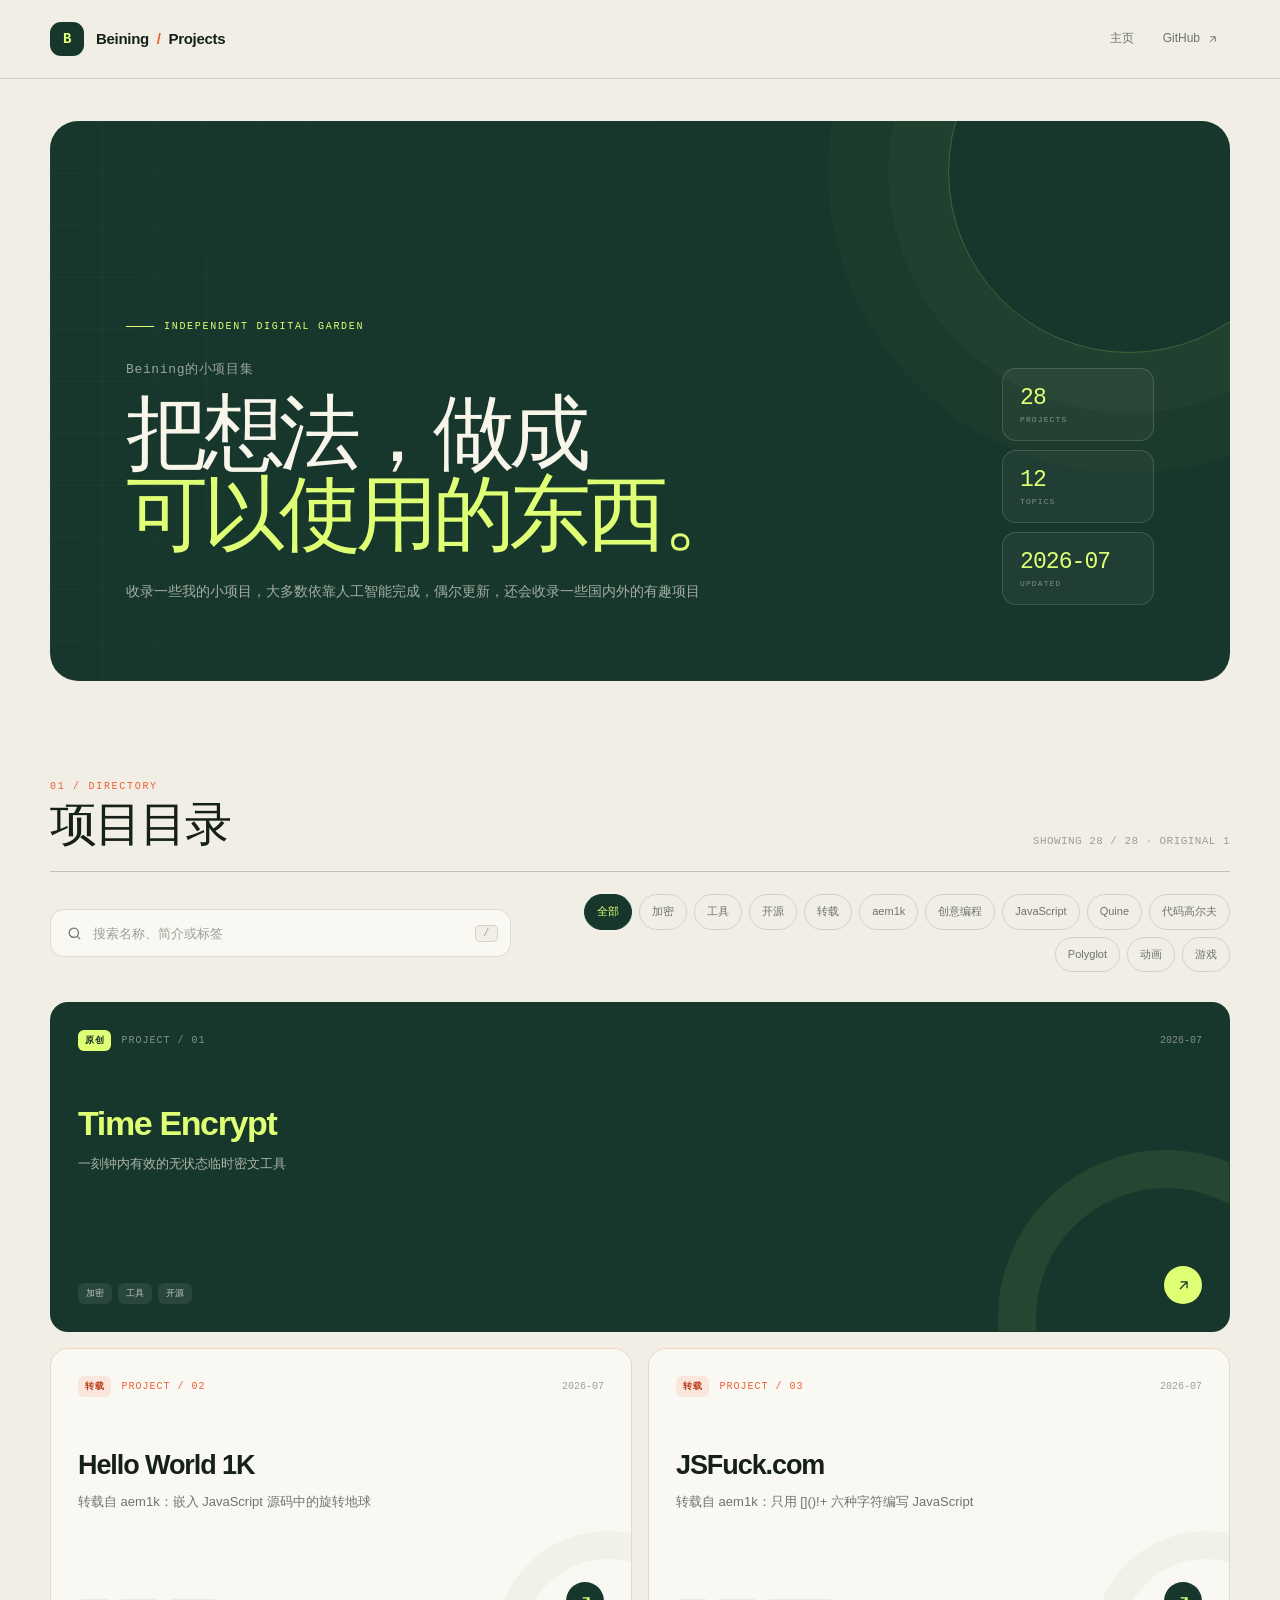
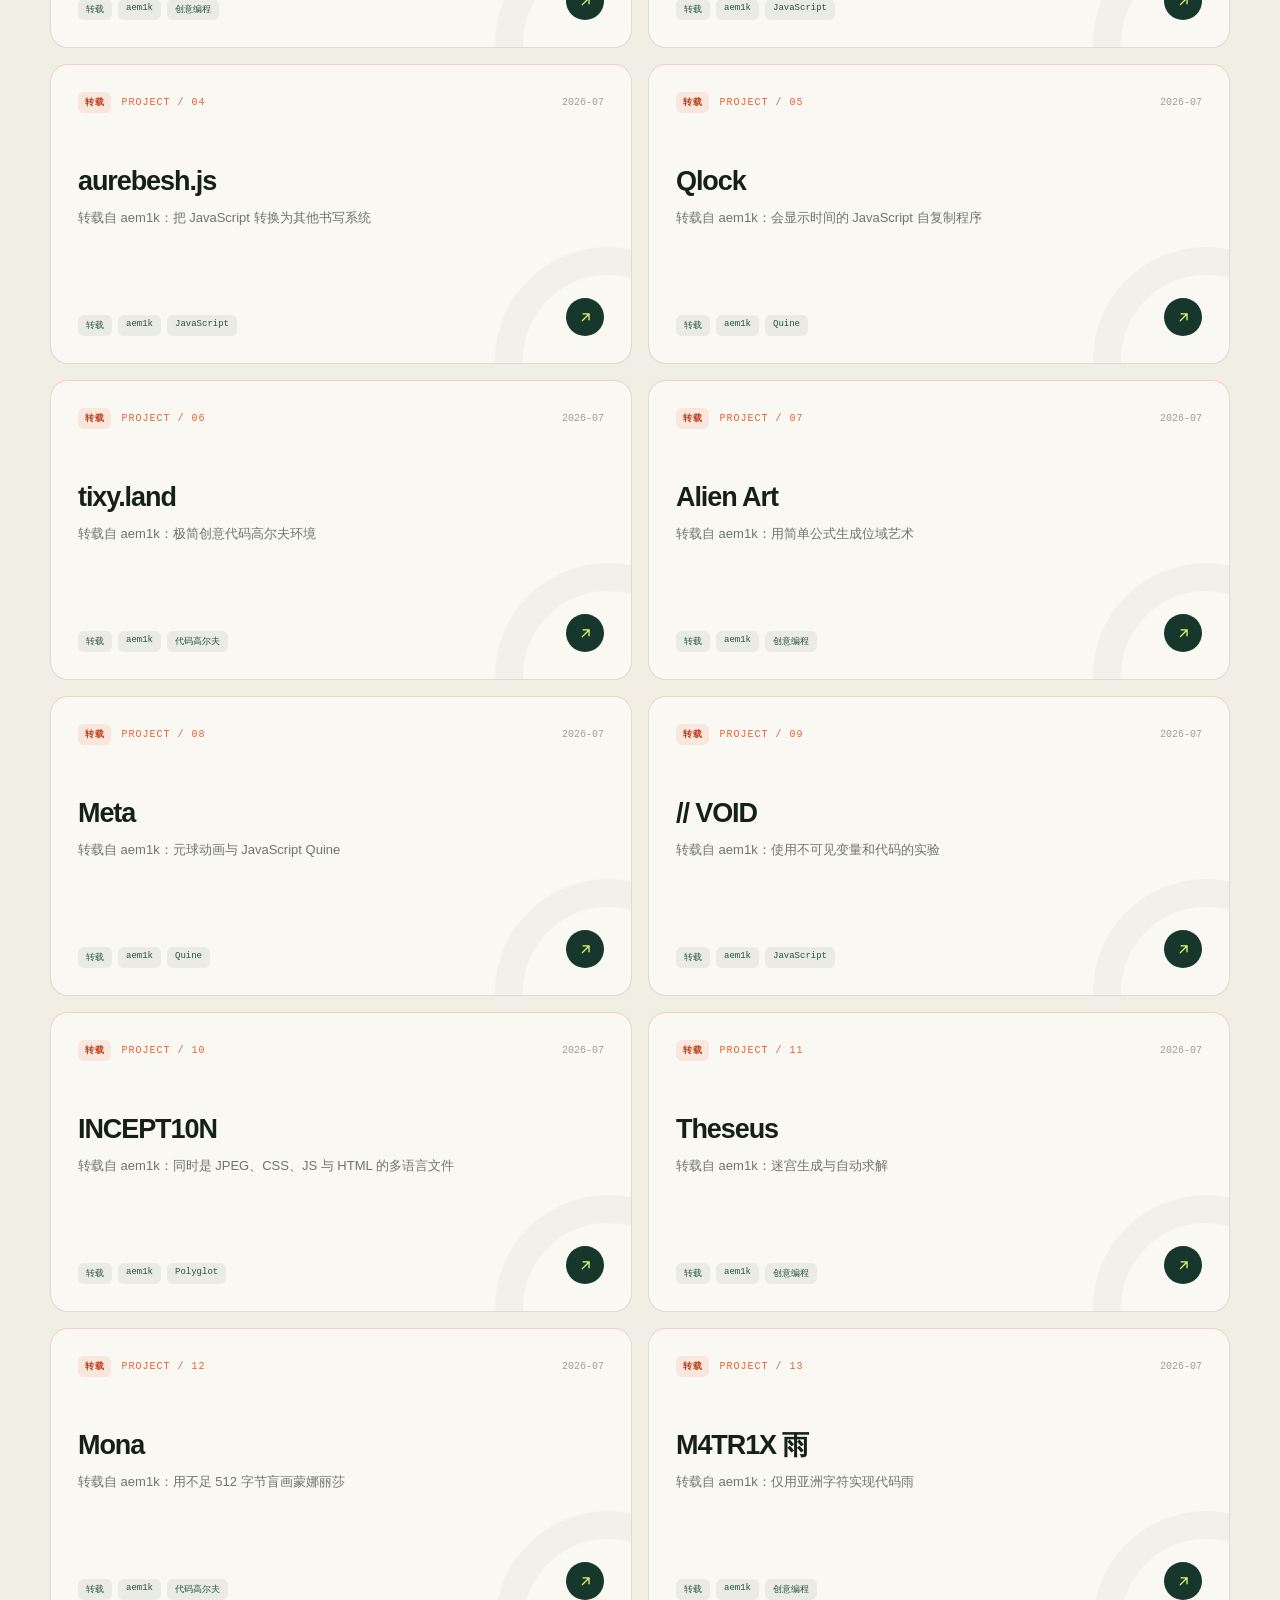
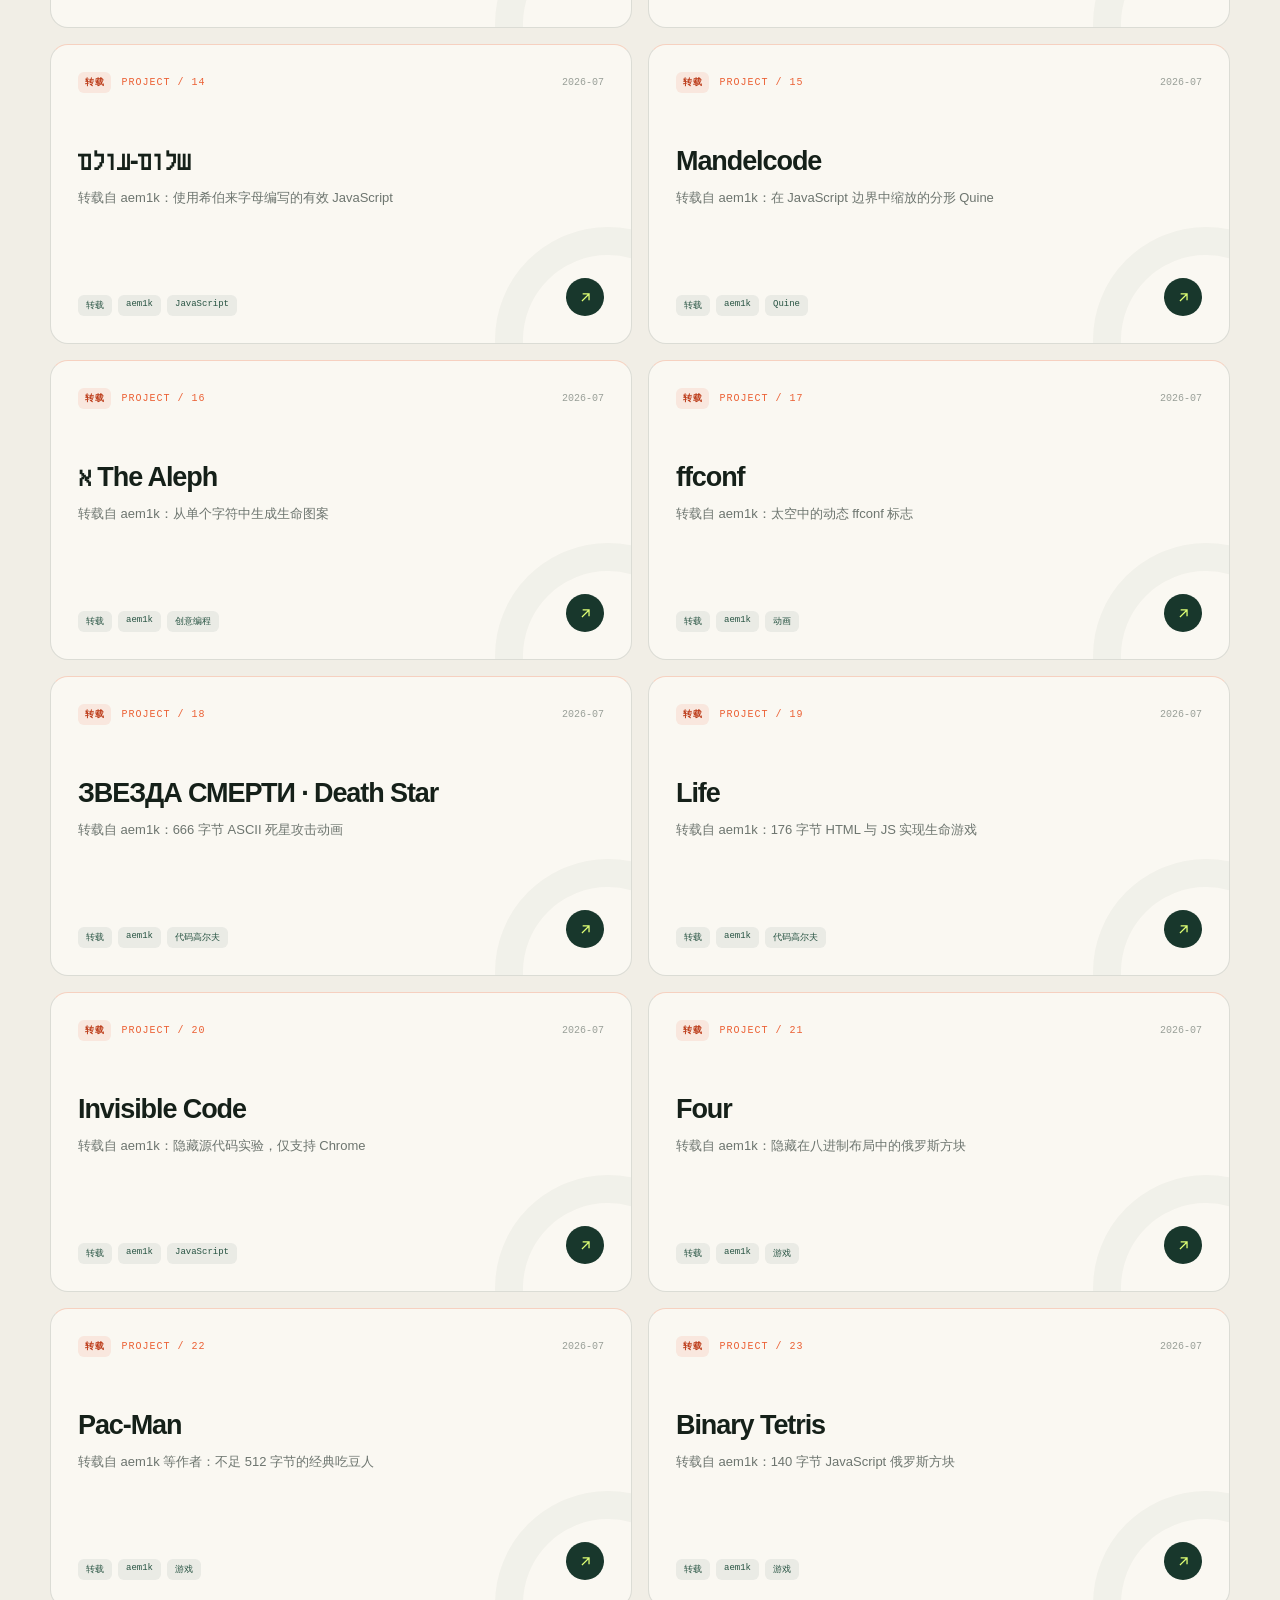
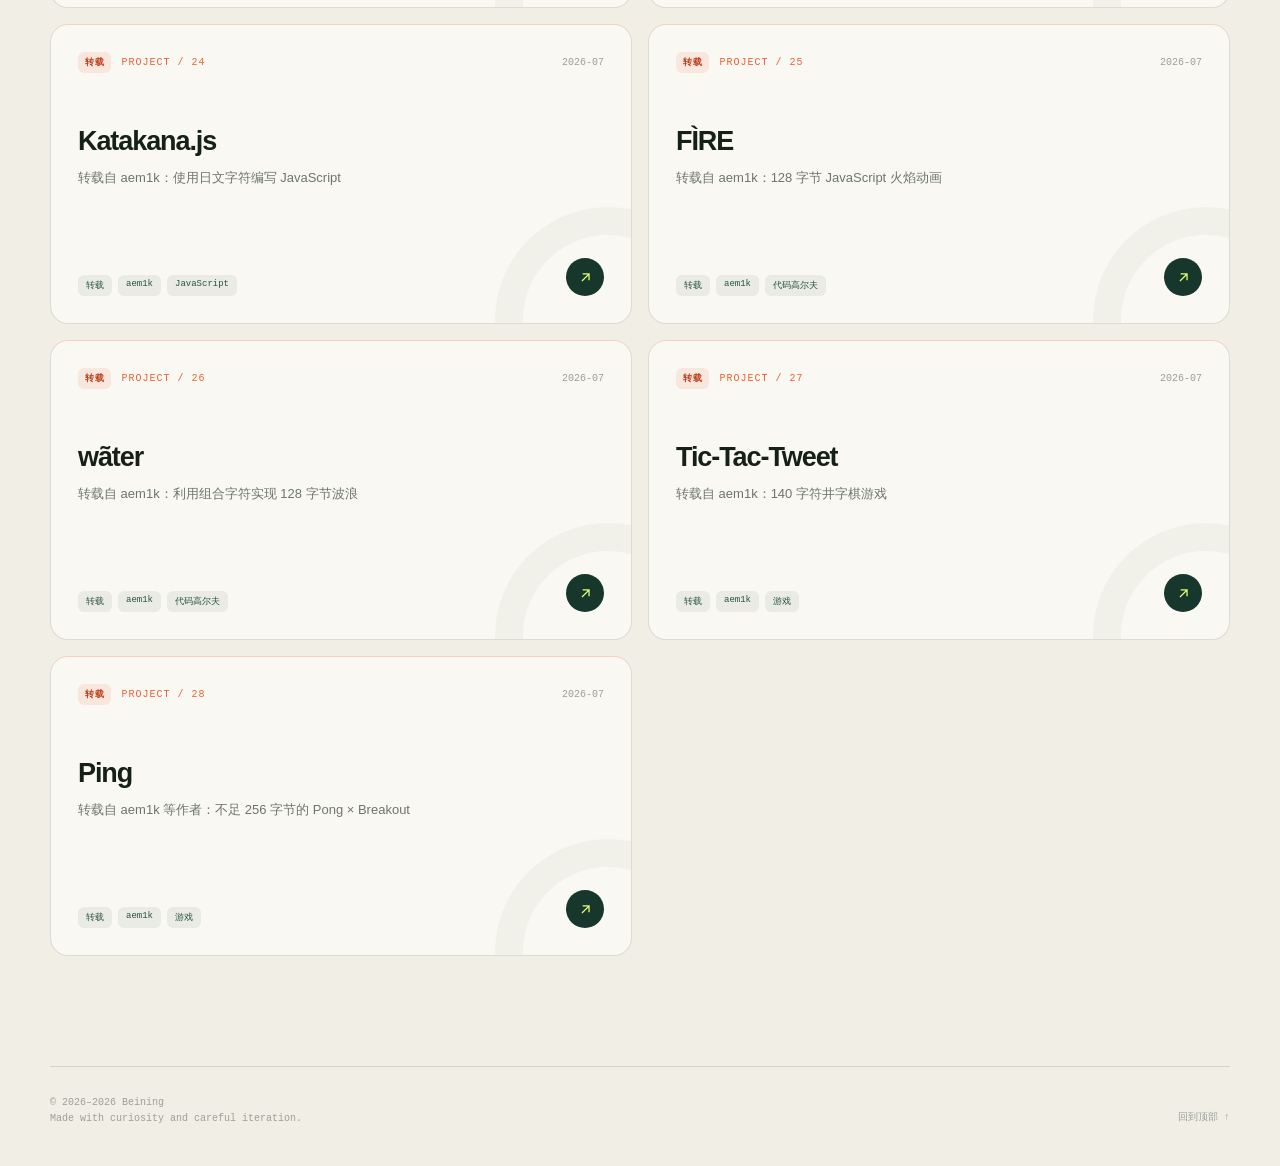
<file: index.html>
<!doctype html>
<html lang="zh-CN">
<head>
  <meta charset="utf-8">
  <meta name="viewport" content="width=device-width, initial-scale=1, viewport-fit=cover">
  <meta name="theme-color" content="#18372c">
  <meta name="description" content="Beining 的独立项目与实验作品集。">
  <meta name="robots" content="index,follow">
  <title>Beining 的项目集</title>
  <link rel="stylesheet" href="./style.css">
</head>
<body>
  <header class="topbar">
    <div class="topbar-inner">
      <a class="wordmark" href="./" aria-label="返回项目首页">
        <span class="wordmark-mark" aria-hidden="true">B</span>
        <span class="wordmark-text">Beining <i>/</i> Projects</span>
      </a>
      <nav class="site-nav" aria-label="站点导航">
        <a href="https://zbnw.qzz.io">主页</a>
        <a href="https://github.com/zbnw" target="_blank" rel="noopener noreferrer">
          GitHub
          <svg viewBox="0 0 24 24" aria-hidden="true"><path d="M7 17 17 7M8 7h9v9"/></svg>
        </a>
      </nav>
    </div>
  </header>

  <main class="page-shell">
    <section class="hero" aria-labelledby="site-title">
      <div class="hero-grid" aria-hidden="true"></div>
      <div class="hero-copy">
        <p class="eyebrow"><span></span>INDEPENDENT DIGITAL GARDEN</p>
        <h1 id="site-title">Beining 的项目集</h1>
        <h2>把想法，做成<br><em>可以使用的东西。</em></h2>
        <p class="hero-description" id="site-subtitle">收录一些我的小项目，大多数依靠人工智能完成，偶尔更新，也会收录一些国内外的有趣项目。</p>
      </div>
      <div class="hero-stats" aria-label="项目统计">
        <div><strong id="project-count">0</strong><span>PROJECTS</span></div>
        <div><strong id="tag-count">0</strong><span>TOPICS</span></div>
        <div><strong id="latest-date">—</strong><span>UPDATED</span></div>
      </div>
    </section>

    <section class="directory" aria-labelledby="directory-title">
      <div class="section-heading">
        <div>
          <p class="section-index">01 / DIRECTORY</p>
          <h2 id="directory-title">项目目录</h2>
        </div>
        <p id="result-meta" aria-live="polite"></p>
      </div>

      <div class="toolbar">
        <label class="search-box" for="search-input">
          <svg viewBox="0 0 24 24" aria-hidden="true"><circle cx="11" cy="11" r="6.5"/><path d="m16 16 4 4"/></svg>
          <input id="search-input" type="search" placeholder="搜索名称、简介或标签" autocomplete="off">
          <kbd>/</kbd>
          <button id="clear-search" class="clear-search" type="button" aria-label="清空搜索" hidden>清除</button>
        </label>
        <div class="tag-row" id="tag-row" aria-label="按标签筛选"></div>
      </div>

      <ul class="project-grid" id="project-list"></ul>
    </section>
  </main>

  <footer class="site-footer">
    <div>
      <span>© 2026–<span id="year"></span> Beining</span>
      <span>Made with curiosity and careful iteration.</span>
    </div>
    <a href="#">回到顶部 ↑</a>
  </footer>

  <script src="./projects.js"></script>
  <script src="./app.js"></script>
</body>
</html>
</file>
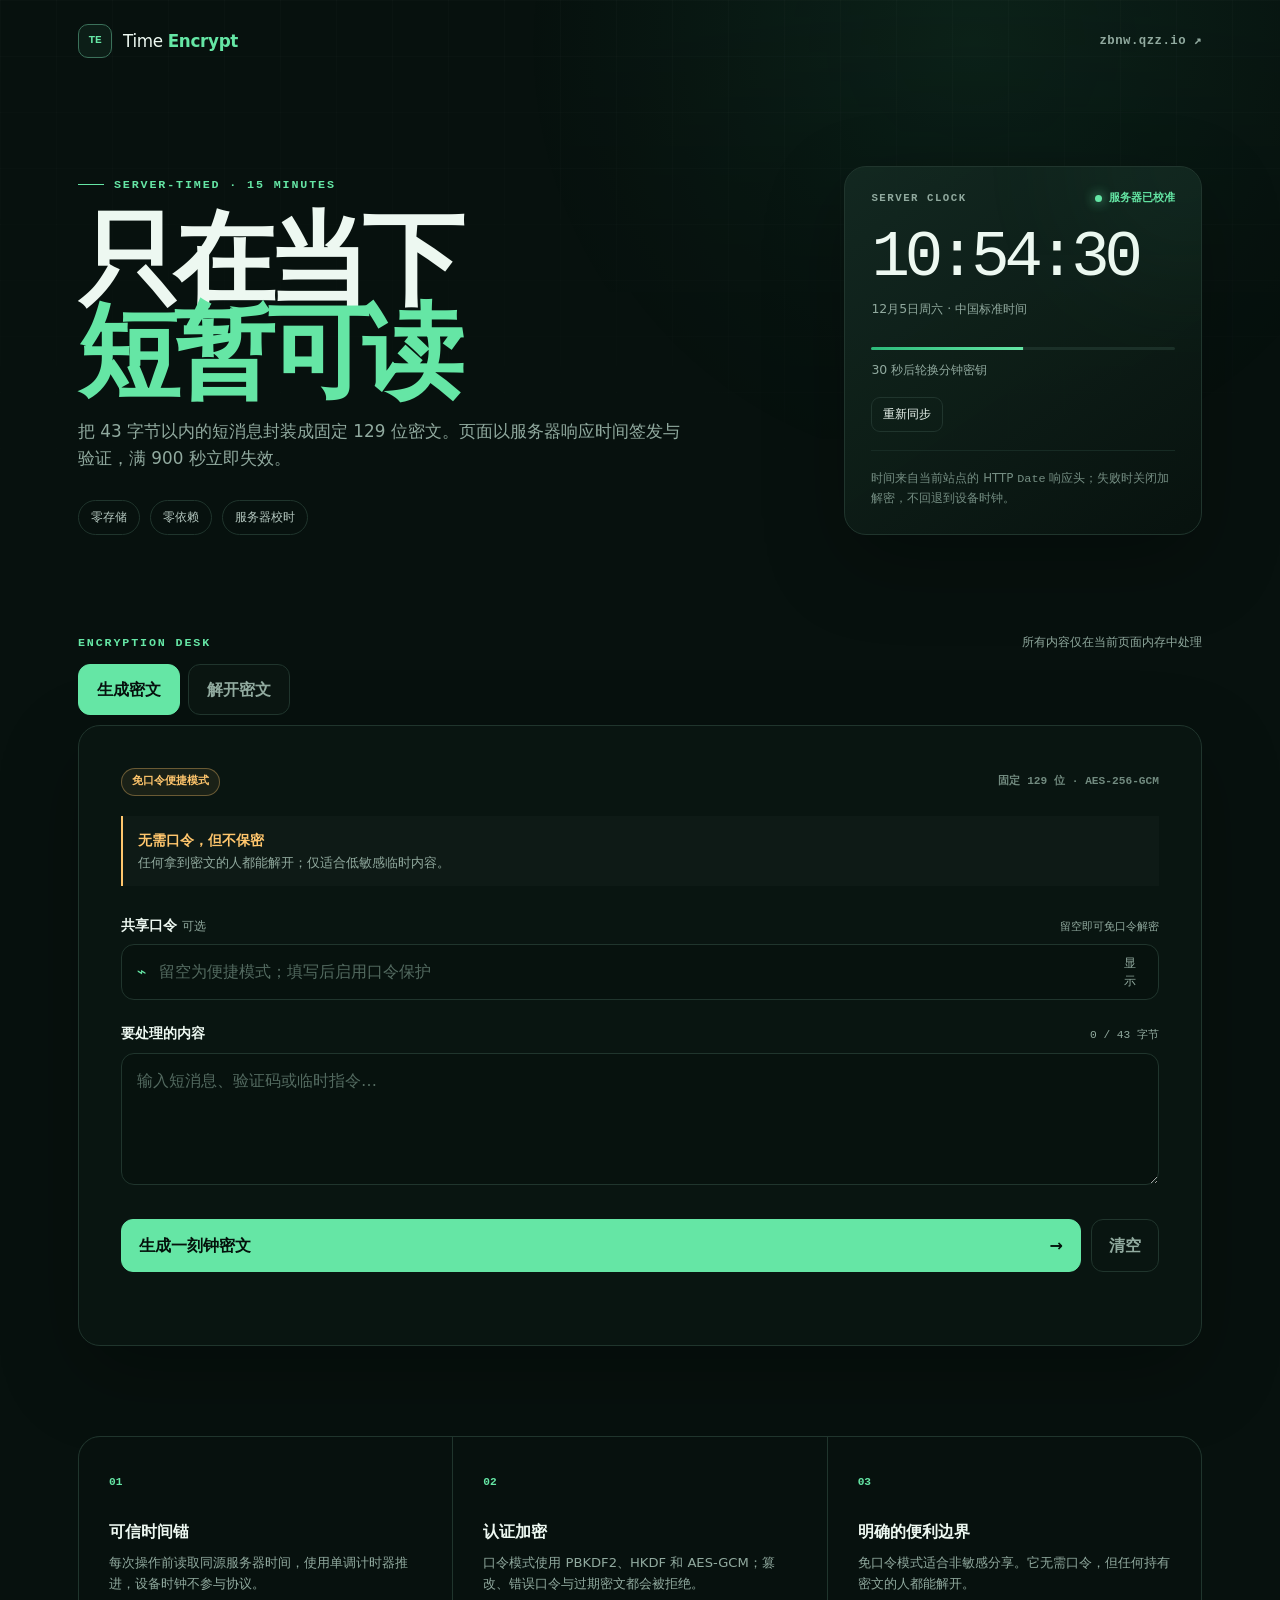
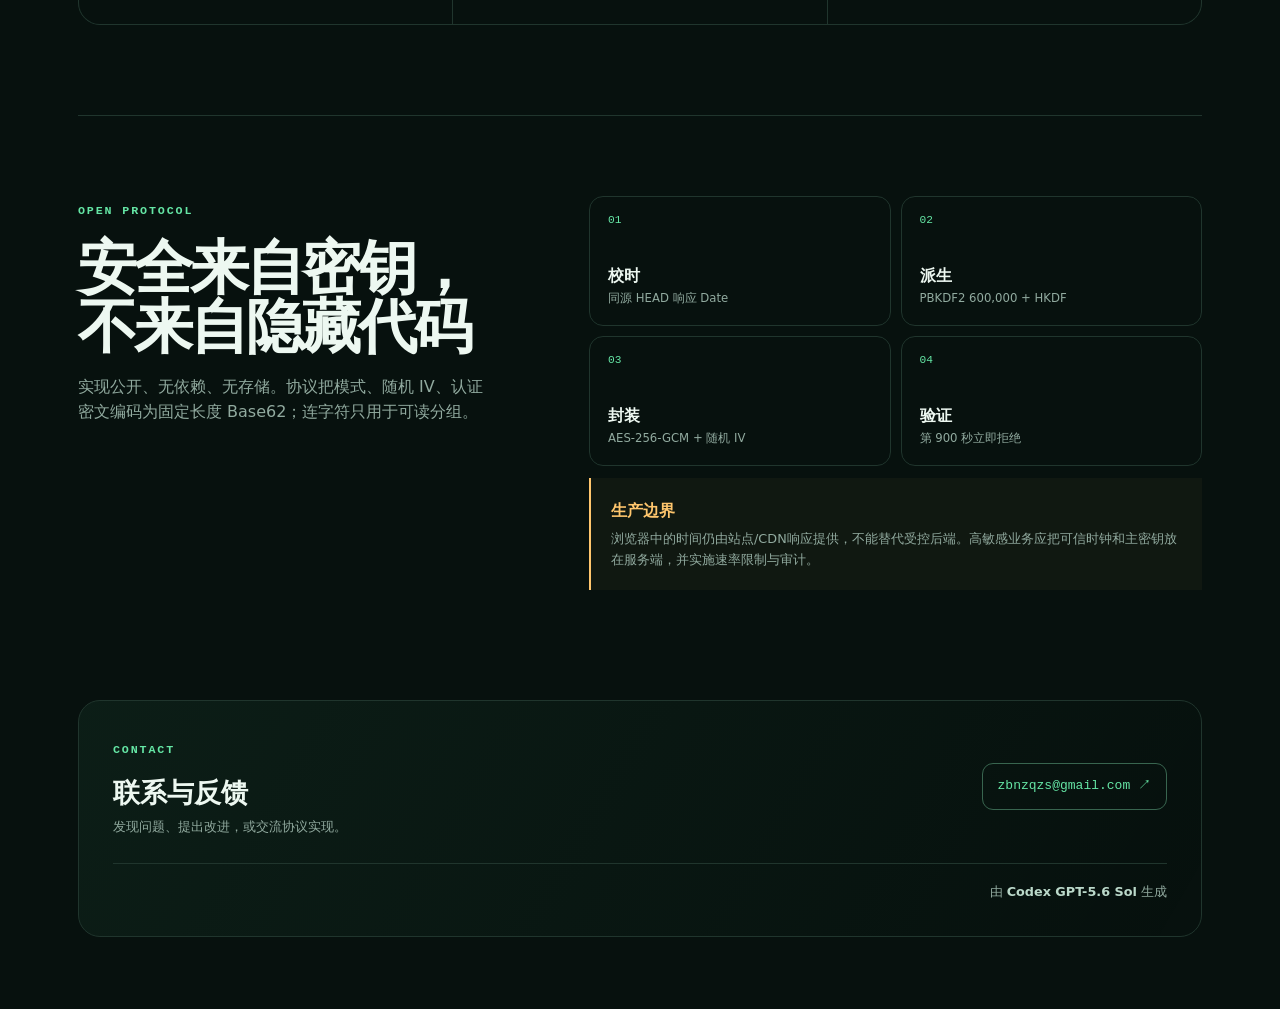
<file: timenc/index.html>
<!doctype html>
<html lang="zh-CN">
<head>
  <meta charset="UTF-8">
  <meta name="viewport" content="width=device-width, initial-scale=1.0">
  <meta name="color-scheme" content="dark">
  <meta name="theme-color" content="#07110e">
  <meta name="description" content="Time Encrypt：服务器校时、固定 129 位、一刻钟有效的临时密文工具。支持口令保护和免口令便捷模式。">
  <meta name="robots" content="index,follow">
  <meta name="referrer" content="no-referrer">
  <meta http-equiv="Content-Security-Policy" content="default-src 'self'; script-src 'self'; style-src 'self'; img-src 'self' data:; font-src 'self'; connect-src 'self'; media-src 'none'; object-src 'none'; frame-src 'none'; worker-src 'none'; base-uri 'none'; form-action 'none'">
  <link rel="canonical" href="https://zbnw.qzz.io/projects/timenc/">
  <meta property="og:title" content="Time Encrypt · 一刻钟临时密文">
  <meta property="og:description" content="服务器校时、固定 129 位、零存储。可选择口令保护或免口令便捷模式。">
  <meta property="og:type" content="website">
  <meta property="og:url" content="https://zbnw.qzz.io/projects/timenc/">
  <title>Time Encrypt · 一刻钟临时密文</title>
  <link rel="stylesheet" href="styles.css?v=4.0.0">
</head>
<body id="top">
  <a class="skip-link" href="#cipherForm">跳到加密工具</a>

  <header class="topbar">
    <a class="brand" href="#top" aria-label="Time Encrypt 页面顶部">
      <span class="brand-mark" aria-hidden="true">TE</span>
      <span>Time <b>Encrypt</b></span>
    </a>
    <a class="site-link" href="https://zbnw.qzz.io" target="_blank" rel="noopener noreferrer">
      zbnw.qzz.io <span aria-hidden="true">↗</span>
    </a>
  </header>

  <main>
    <section class="hero" aria-labelledby="heroTitle">
      <div class="hero-copy">
        <p class="eyebrow"><span aria-hidden="true"></span> SERVER-TIMED · 15 MINUTES</p>
        <h1 id="heroTitle">只在当下<br><em>短暂可读</em></h1>
        <p class="hero-intro">把 43 字节以内的短消息封装成固定 129 位密文。页面以服务器响应时间签发与验证，满 900 秒立即失效。</p>
        <ul class="trust-list" aria-label="产品特性">
          <li>零存储</li><li>零依赖</li><li>服务器校时</li>
        </ul>
      </div>

      <aside class="clock-card" aria-label="服务器时间窗口">
        <div class="clock-head">
          <span>SERVER CLOCK</span>
          <span class="time-state" id="timeStatus" data-state="pending">同步中</span>
        </div>
        <strong id="currentTime">--:--:--</strong>
        <span class="current-date" id="currentDate">等待服务器校时</span>
        <div class="time-progress" aria-hidden="true"><i id="minuteProgress"></i></div>
        <span class="window-label" id="windowLabel">校时成功后才能生成或验证密文</span>
        <button class="sync-button" id="syncButton" type="button">重新同步</button>
        <p>时间来自当前站点的 HTTP <code>Date</code> 响应头；失败时关闭加解密，不回退到设备时钟。</p>
      </aside>
    </section>

    <section class="workspace" aria-labelledby="toolTitle">
      <div class="section-kicker"><span>ENCRYPTION DESK</span><b>所有内容仅在当前页面内存中处理</b></div>
      <h2 class="visually-hidden" id="toolTitle">加密与解密工具</h2>
      <div class="tabs" role="tablist" aria-label="选择操作模式">
        <button class="tab active" id="encryptTab" type="button" role="tab" aria-selected="true" aria-controls="cipherPanel" tabindex="0" data-mode="encrypt">生成密文</button>
        <button class="tab" id="decryptTab" type="button" role="tab" aria-selected="false" aria-controls="cipherPanel" tabindex="-1" data-mode="decrypt">解开密文</button>
      </div>

      <div class="panel" id="cipherPanel" role="tabpanel" aria-labelledby="encryptTab" aria-busy="false">
        <div class="panel-topline">
          <span class="mode-badge convenience" id="modeBadge">免口令便捷模式</span>
          <span>固定 129 位 · AES-256-GCM</span>
        </div>
        <div class="mode-notice warning" id="modeNotice">
          <strong>无需口令，但不保密</strong><span>任何拿到密文的人都能解开；仅适合低敏感临时内容。</span>
        </div>

        <form id="cipherForm" autocomplete="off" novalidate>
          <div class="field-head">
            <label for="secretInput">共享口令 <small>可选</small></label>
            <span id="secretMeta">留空即可免口令解密</span>
          </div>
          <div class="input-shell">
            <span aria-hidden="true">⌁</span>
            <input id="secretInput" type="password" autocomplete="new-password" autocapitalize="none" spellcheck="false" maxlength="256" placeholder="留空为便捷模式；填写后启用口令保护" aria-describedby="secretMeta">
            <button class="icon-button" id="toggleSecret" type="button" aria-label="显示口令" aria-pressed="false">显示</button>
          </div>

          <div id="encryptFields">
            <div class="field-head"><label for="plainInput">要处理的内容</label><span id="byteCount">0 / 43 字节</span></div>
            <textarea id="plainInput" rows="4" placeholder="输入短消息、验证码或临时指令…" aria-describedby="byteCount" aria-invalid="false"></textarea>
          </div>

          <div id="decryptFields" hidden>
            <div class="field-head"><label for="tokenInput">收到的密文</label><span id="tokenCount">0 / 104 字符</span></div>
            <textarea id="tokenInput" class="token-input" rows="5" spellcheck="false" autocapitalize="none" autocorrect="off" maxlength="160" placeholder="粘贴 26 组 × 4 位的完整密文…" aria-describedby="tokenCount" aria-invalid="false"></textarea>
          </div>

          <div class="action-row">
            <button class="primary-button" id="submitButton" type="submit" disabled><span id="buttonText">生成一刻钟密文</span><span aria-hidden="true">→</span></button>
            <button class="clear-button" id="clearButton" type="button">清空</button>
          </div>
          <p class="error" id="errorMessage" role="alert" aria-live="assertive"></p>
          <p class="visually-hidden" id="statusMessage" role="status" aria-live="polite"></p>
        </form>

        <div class="result" id="resultBox" role="status" aria-live="polite" tabindex="-1" hidden>
          <div class="result-head"><span><i aria-hidden="true"></i><b id="resultTitle">密文已生成</b></span><span id="expiryBadge">15:00 后失效</span></div>
          <pre id="resultText" tabindex="0" aria-label="操作结果"></pre>
          <div class="result-meta"><span id="issuedAtTime">签发 --:--:--</span><span id="protocolBadge">协议 v4</span><span id="resultMode" class="protected">口令保护</span></div>
          <button class="copy-button" id="copyButton" type="button"><span id="copyButtonText">复制结果</span></button>
        </div>
      </div>
    </section>

    <section class="feature-grid" aria-label="核心能力">
      <article><span>01</span><h3>可信时间锚</h3><p>每次操作前读取同源服务器时间，使用单调计时器推进，设备时钟不参与协议。</p></article>
      <article><span>02</span><h3>认证加密</h3><p>口令模式使用 PBKDF2、HKDF 和 AES-GCM；篡改、错误口令与过期密文都会被拒绝。</p></article>
      <article><span>03</span><h3>明确的便利边界</h3><p>免口令模式适合非敏感分享。它无需口令，但任何持有密文的人都能解开。</p></article>
    </section>

    <section class="protocol" aria-labelledby="protocolTitle">
      <div class="protocol-heading"><span>OPEN PROTOCOL</span><h2 id="protocolTitle">安全来自密钥，不来自隐藏代码</h2><p>实现公开、无依赖、无存储。协议把模式、随机 IV、认证密文编码为固定长度 Base62；连字符只用于可读分组。</p></div>
      <div class="protocol-body">
        <div class="flow"><div><b>01</b><strong>校时</strong><span>同源 HEAD 响应 Date</span></div><div><b>02</b><strong>派生</strong><span>PBKDF2 600,000 + HKDF</span></div><div><b>03</b><strong>封装</strong><span>AES-256-GCM + 随机 IV</span></div><div><b>04</b><strong>验证</strong><span>第 900 秒立即拒绝</span></div></div>
        <aside><strong>生产边界</strong><p>浏览器中的时间仍由站点/CDN响应提供，不能替代受控后端。高敏感业务应把可信时钟和主密钥放在服务端，并实施速率限制与审计。</p></aside>
      </div>
    </section>

    <section class="contact" aria-labelledby="contactTitle">
      <div><span>CONTACT</span><h2 id="contactTitle">联系与反馈</h2><p>发现问题、提出改进，或交流协议实现。</p></div>
      <!--email_off--><a href="mailto:zbnzqzs@gmail.com">zbnzqzs@gmail.com <span aria-hidden="true">↗</span></a><!--/email_off-->
      <p class="generation-credit">由 <strong>Codex GPT-5.6 Sol</strong> 生成</p>
    </section>
  </main>

  <script src="crypto-core.mjs?v=4.0.0"></script>
  <script src="app.js?v=4.0.0"></script>
</body>
</html>
</file>
<file: style.css>
:root {
  --canvas: #f1eee6;
  --surface: #faf8f2;
  --surface-strong: #fffdf8;
  --ink: #152019;
  --muted: #6d756f;
  --faint: #9aa099;
  --line: rgba(21, 32, 25, .13);
  --line-strong: rgba(21, 32, 25, .22);
  --forest: #18372c;
  --forest-light: #275342;
  --acid: #dfff74;
  --orange: #eb6135;
  --max-width: 1180px;
  --radius-lg: 28px;
  --radius-md: 18px;
  --font-sans: Inter, ui-sans-serif, -apple-system, BlinkMacSystemFont, "Segoe UI", "Microsoft YaHei", sans-serif;
  --font-mono: "SFMono-Regular", Consolas, "Liberation Mono", monospace;
}

* { box-sizing: border-box; }
html { scroll-behavior: smooth; -webkit-text-size-adjust: 100%; }
body {
  margin: 0;
  min-width: 320px;
  background: var(--canvas);
  color: var(--ink);
  font-family: var(--font-sans);
  font-size: 15px;
  line-height: 1.6;
  -webkit-font-smoothing: antialiased;
  text-rendering: optimizeLegibility;
}
button, input { font: inherit; }
a { color: inherit; }

.topbar { border-bottom: 1px solid var(--line); }
.topbar-inner {
  width: min(var(--max-width), calc(100% - 48px));
  height: 78px;
  margin: auto;
  display: flex;
  align-items: center;
  justify-content: space-between;
  gap: 24px;
}
.wordmark { display: inline-flex; align-items: center; gap: 12px; text-decoration: none; font-weight: 650; letter-spacing: -.02em; }
.wordmark-mark { width: 34px; height: 34px; display: grid; place-items: center; border-radius: 11px; background: var(--forest); color: var(--acid); font: 700 14px var(--font-mono); }
.wordmark-text i { color: var(--orange); font-style: normal; margin: 0 4px; }
.site-nav { display: flex; align-items: center; gap: 7px; }
.site-nav a { display: inline-flex; align-items: center; gap: 6px; padding: 8px 11px; border-radius: 999px; color: var(--muted); font-size: 12px; text-decoration: none; transition: color .16s ease, background .16s ease; }
.site-nav a:hover { color: var(--ink); background: rgba(21, 32, 25, .06); }
.site-nav svg { width: 13px; fill: none; stroke: currentColor; stroke-width: 1.8; }

.page-shell { width: min(var(--max-width), calc(100% - 48px)); margin: 0 auto; padding: 42px 0 110px; }
.hero { position: relative; min-height: 560px; padding: clamp(42px, 6vw, 76px); border-radius: var(--radius-lg); overflow: hidden; background: var(--forest); color: #f8f5eb; display: grid; grid-template-columns: minmax(0, 1fr) auto; align-items: end; gap: 48px; isolation: isolate; }
.hero::before { content: ""; position: absolute; width: 360px; height: 360px; right: -80px; top: -130px; border: 1px solid rgba(223,255,116,.22); border-radius: 50%; box-shadow: 0 0 0 60px rgba(223,255,116,.025), 0 0 0 120px rgba(223,255,116,.018); z-index: -1; }
.hero-grid { position: absolute; inset: 0; z-index: -2; opacity: .09; background-image: linear-gradient(rgba(255,255,255,.3) 1px, transparent 1px), linear-gradient(90deg, rgba(255,255,255,.3) 1px, transparent 1px); background-size: 52px 52px; mask-image: linear-gradient(to right, #000, transparent 72%); }
.eyebrow, .section-index { margin: 0; font: 10px var(--font-mono); letter-spacing: .17em; }
.eyebrow { display: flex; align-items: center; gap: 10px; color: var(--acid); }
.eyebrow span { width: 28px; height: 1px; background: currentColor; }
.hero h1 { margin: 28px 0 0; color: rgba(248,245,235,.58); font: 500 13px var(--font-mono); letter-spacing: .05em; }
.hero h2 { margin: 15px 0 25px; max-width: 780px; font-size: clamp(46px, 7vw, 82px); line-height: .98; letter-spacing: -.065em; font-weight: 570; }
.hero h2 em { color: var(--acid); font-style: normal; }
.hero-description { max-width: 610px; margin: 0; color: rgba(248,245,235,.62); font-size: 14px; line-height: 1.85; }
.hero-stats { display: grid; gap: 9px; width: 152px; }
.hero-stats div { padding: 16px 17px; border: 1px solid rgba(255,255,255,.14); border-radius: 14px; background: rgba(255,255,255,.035); }
.hero-stats strong { display: block; color: var(--acid); font: 500 23px var(--font-mono); letter-spacing: -.04em; }
.hero-stats span { display: block; margin-top: 4px; color: rgba(248,245,235,.45); font: 8px var(--font-mono); letter-spacing: .14em; }

.directory { padding-top: 100px; }
.section-heading { display: flex; align-items: end; justify-content: space-between; gap: 24px; padding-bottom: 24px; border-bottom: 1px solid var(--line-strong); }
.section-index { color: var(--orange); }
.section-heading h2 { margin: 8px 0 0; font-size: clamp(32px, 4vw, 47px); line-height: 1; letter-spacing: -.045em; font-weight: 590; }
#result-meta { margin: 0; color: var(--faint); font: 11px var(--font-mono); letter-spacing: .04em; }

.toolbar { display: grid; grid-template-columns: minmax(280px, .8fr) 1.2fr; gap: 28px; align-items: center; padding: 22px 0 30px; }
.search-box { position: relative; display: flex; align-items: center; min-height: 48px; border: 1px solid var(--line); border-radius: 14px; background: var(--surface); transition: border-color .16s ease, box-shadow .16s ease; }
.search-box:focus-within { border-color: var(--forest-light); box-shadow: 0 0 0 3px rgba(39,83,66,.08); }
.search-box > svg { width: 17px; margin-left: 15px; fill: none; stroke: var(--muted); stroke-width: 1.8; }
.search-box input { flex: 1; min-width: 0; height: 46px; padding: 0 10px; border: 0; outline: 0; background: transparent; color: var(--ink); font-size: 13px; }
.search-box input::placeholder { color: var(--faint); }
.search-box kbd { margin-right: 12px; min-width: 23px; padding: 2px 6px; border: 1px solid var(--line); border-radius: 5px; background: var(--canvas); color: var(--faint); text-align: center; font: 10px var(--font-mono); }
.clear-search { margin-right: 10px; padding: 5px 8px; border: 0; border-radius: 7px; background: rgba(21,32,25,.06); color: var(--muted); cursor: pointer; font-size: 10px; }
.tag-row { display: flex; justify-content: flex-end; flex-wrap: wrap; gap: 7px; }
.tag-chip { padding: 8px 12px; border: 1px solid var(--line); border-radius: 999px; background: transparent; color: var(--muted); cursor: pointer; font-size: 11px; transition: color .16s ease, border-color .16s ease, background .16s ease; }
.tag-chip:hover { color: var(--ink); border-color: var(--line-strong); }
.tag-chip.active { border-color: var(--forest); background: var(--forest); color: var(--acid); }

.project-grid { display: grid; grid-template-columns: repeat(2, minmax(0, 1fr)); gap: 16px; margin: 0; padding: 0; list-style: none; }
.project-card { min-width: 0; opacity: 0; animation: card-in .4s ease forwards; animation-delay: var(--delay, 0ms); }
.project-card > a { position: relative; min-height: 300px; padding: 27px; border: 1px solid var(--line); border-radius: var(--radius-md); background: var(--surface); color: inherit; text-decoration: none; display: flex; flex-direction: column; overflow: hidden; transition: transform .2s ease, border-color .2s ease, background .2s ease, box-shadow .2s ease; }
.project-card > a::after { content: ""; position: absolute; width: 170px; height: 170px; right: -90px; bottom: -110px; border: 28px solid rgba(24,55,44,.035); border-radius: 50%; transition: transform .25s ease; }
.project-card > a:hover { transform: translateY(-3px); border-color: rgba(24,55,44,.28); background: var(--surface-strong); box-shadow: 0 18px 42px rgba(36,42,37,.07); }
.project-card > a:hover::after { transform: scale(1.12); }
.project-card > a:focus-visible { outline: 3px solid var(--orange); outline-offset: 3px; }
.card-top { display: flex; align-items: center; justify-content: space-between; gap: 20px; }
.card-meta { display: flex; align-items: center; gap: 10px; }
.origin-badge { padding: 4px 7px; border-radius: 6px; font: 700 9px var(--font-mono); letter-spacing: .08em; }
.origin-badge.original { background: var(--acid); color: var(--forest); }
.origin-badge.repost { background: rgba(235,97,53,.11); color: #bd3e1c; }
.card-index { color: var(--orange); font: 10px var(--font-mono); letter-spacing: .1em; }
.card-date { color: var(--faint); font: 10px var(--font-mono); }
.project-card h3 { margin: 53px 0 10px; font-size: 27px; line-height: 1.15; letter-spacing: -.04em; font-weight: 620; }
.project-card .card-desc { max-width: 460px; margin: 0; color: var(--muted); font-size: 13px; line-height: 1.75; }
.card-bottom { display: flex; align-items: end; justify-content: space-between; gap: 20px; margin-top: auto; padding-top: 42px; }
.card-tags { display: flex; flex-wrap: wrap; gap: 6px; }
.card-tag { padding: 4px 8px; border-radius: 6px; background: rgba(24,55,44,.065); color: var(--forest-light); font: 9px var(--font-mono); }
.card-arrow { width: 38px; height: 38px; flex: 0 0 38px; display: grid; place-items: center; border-radius: 50%; background: var(--forest); color: var(--acid); transition: transform .2s ease; }
.card-arrow svg { width: 17px; fill: none; stroke: currentColor; stroke-width: 1.8; }
.project-card > a:hover .card-arrow { transform: rotate(8deg); }

/* 原创项目固定置顶并使用主视觉色；转载项目使用浅色编辑卡片。 */
.project-card.is-original { grid-column: 1 / -1; }
.project-card.is-original > a { min-height: 330px; border-color: transparent; background: var(--forest); color: #f8f5eb; }
.project-card.is-original > a::after { width: 260px; height: 260px; right: -105px; bottom: -155px; border-width: 38px; border-color: rgba(223,255,116,.075); }
.project-card.is-original > a:hover { border-color: rgba(223,255,116,.32); background: var(--forest-light); box-shadow: 0 22px 48px rgba(24,55,44,.18); }
.project-card.is-original .card-index { color: rgba(248,245,235,.48); }
.project-card.is-original .card-date { color: rgba(248,245,235,.46); }
.project-card.is-original h3 { color: var(--acid); font-size: 34px; }
.project-card.is-original .card-desc { color: rgba(248,245,235,.66); }
.project-card.is-original .card-tag { background: rgba(255,255,255,.08); color: rgba(248,245,235,.72); }
.project-card.is-original .card-arrow { background: var(--acid); color: var(--forest); }
.project-card.is-repost > a { border-top-color: rgba(235,97,53,.26); }
.project-card.is-repost > a:hover { border-color: rgba(235,97,53,.34); }
.empty-state { grid-column: 1 / -1; min-height: 260px; padding: 64px 24px; border: 1px dashed var(--line-strong); border-radius: var(--radius-md); display: grid; place-items: center; text-align: center; }
.empty-state strong { display: block; font-size: 18px; }
.empty-state span { display: block; margin-top: 7px; color: var(--muted); font-size: 12px; }
.empty-state button { margin-top: 18px; padding: 8px 13px; border: 0; border-radius: 9px; background: var(--forest); color: var(--acid); cursor: pointer; font-size: 11px; }

.site-footer { width: min(var(--max-width), calc(100% - 48px)); margin: 0 auto; padding: 30px 0 42px; border-top: 1px solid var(--line); color: var(--faint); display: flex; align-items: end; justify-content: space-between; gap: 24px; font: 10px var(--font-mono); }
.site-footer div { display: grid; gap: 5px; }
.site-footer a { text-decoration: none; }
.site-footer a:hover { color: var(--ink); }

@keyframes card-in { from { opacity: 0; transform: translateY(7px); } to { opacity: 1; transform: translateY(0); } }

@media (max-width: 800px) {
  .hero { min-height: 610px; grid-template-columns: 1fr; align-content: end; }
  .hero-stats { width: 100%; grid-template-columns: repeat(3, 1fr); }
  .toolbar { grid-template-columns: 1fr; gap: 14px; }
  .tag-row { justify-content: flex-start; }
}

@media (max-width: 620px) {
  .topbar-inner, .page-shell, .site-footer { width: min(100% - 30px, var(--max-width)); }
  .topbar-inner { height: 68px; }
  .wordmark-text { font-size: 13px; }
  .site-nav a:first-child { display: none; }
  .page-shell { padding-top: 20px; padding-bottom: 76px; }
  .hero { min-height: 590px; padding: 31px 25px; border-radius: 20px; }
  .hero h2 { font-size: clamp(40px, 12vw, 59px); }
  .hero-description { font-size: 12px; }
  .hero-stats div { padding: 12px; }
  .hero-stats strong { font-size: 18px; }
  .directory { padding-top: 70px; }
  .section-heading { align-items: start; }
  .project-grid { grid-template-columns: 1fr; }
  .project-card > a { min-height: 280px; padding: 23px; }
  .project-card h3 { margin-top: 42px; font-size: 24px; }
  .search-box kbd { display: none; }
  .site-footer { align-items: start; }
  .site-footer > a { display: none; }
}

@media (prefers-reduced-motion: reduce) {
  html { scroll-behavior: auto; }
  *, *::before, *::after { animation-duration: .01ms !important; animation-delay: 0ms !important; transition-duration: .01ms !important; }
}
</file>
<file: timenc/styles.css>
:root {
  color-scheme: dark;
  --bg: #07110e;
  --panel: #0c1814;
  --panel-2: #101f1a;
  --line: #20352d;
  --line-soft: #172b24;
  --text: #edf8f1;
  --muted: #91aa9f;
  --green: #65e6a5;
  --green-2: #2dbb7b;
  --amber: #ffc66d;
  --red: #ff7f7f;
  --radius: 22px;
  --shadow: 0 28px 80px rgb(0 0 0 / 28%);
  font-family: Inter, ui-sans-serif, system-ui, -apple-system, BlinkMacSystemFont, "Segoe UI", sans-serif;
}

* { box-sizing: border-box; }
html { scroll-behavior: smooth; }
body { margin: 0; min-width: 300px; background: var(--bg); color: var(--text); line-height: 1.6; }
body::before {
  content: ""; position: fixed; inset: 0; pointer-events: none; z-index: -1;
  background: radial-gradient(circle at 76% 5%, rgb(54 190 128 / 10%), transparent 28rem),
              linear-gradient(rgb(255 255 255 / 1.6%) 1px, transparent 1px),
              linear-gradient(90deg, rgb(255 255 255 / 1.6%) 1px, transparent 1px);
  background-size: auto, 56px 56px, 56px 56px;
  mask-image: linear-gradient(to bottom, #000, transparent 65%);
}
a { color: inherit; }
button, input, textarea { font: inherit; }
button { color: inherit; }
[hidden] { display: none !important; }
code, pre { font-family: "SFMono-Regular", Consolas, "Liberation Mono", monospace; }

.visually-hidden, .skip-link:not(:focus) {
  position: absolute; width: 1px; height: 1px; padding: 0; margin: -1px;
  overflow: hidden; clip: rect(0, 0, 0, 0); white-space: nowrap; border: 0;
}
.skip-link:focus { position: fixed; z-index: 30; left: 1rem; top: 1rem; padding: .7rem 1rem; background: var(--green); color: #03110a; border-radius: 10px; }

.topbar { max-width: 1180px; margin: 0 auto; padding: 24px 28px; display: flex; align-items: center; justify-content: space-between; }
.brand { display: flex; align-items: center; gap: 11px; text-decoration: none; font-size: 1.05rem; letter-spacing: -.02em; }
.brand-mark { width: 34px; height: 34px; border: 1px solid #3b715a; display: grid; place-items: center; border-radius: 10px; color: var(--green); font: 700 .7rem/1 monospace; background: rgb(101 230 165 / 6%); }
.brand b { color: var(--green); }
.site-link { display: flex; gap: 8px; align-items: center; color: var(--muted); text-decoration: none; font: 600 .77rem/1 monospace; letter-spacing: .04em; }
.site-link:hover { color: var(--green); }

main { max-width: 1180px; margin: 0 auto; padding: 30px 28px 72px; }
.hero { min-height: 500px; display: grid; grid-template-columns: minmax(0, 1.3fr) minmax(300px, .7fr); align-items: center; gap: 8vw; padding: 54px 0 80px; }
.eyebrow, .section-kicker span, .protocol-heading > span, .contact > div > span { color: var(--green); font: 700 .73rem/1.2 monospace; letter-spacing: .16em; text-transform: uppercase; }
.eyebrow { display: flex; align-items: center; gap: 10px; }
.eyebrow span { width: 26px; height: 1px; background: var(--green); }
h1 { margin: 22px 0 20px; font-size: clamp(3.4rem, 8vw, 6.8rem); line-height: .9; letter-spacing: -.072em; font-weight: 650; }
h1 em { color: var(--green); font-style: normal; }
.hero-intro { max-width: 610px; color: var(--muted); font-size: 1.05rem; }
.trust-list { list-style: none; display: flex; gap: 10px; padding: 0; margin: 28px 0 0; flex-wrap: wrap; }
.trust-list li { border: 1px solid var(--line); border-radius: 999px; padding: 7px 12px; color: #b5c8c0; font-size: .76rem; }

.clock-card { position: relative; overflow: hidden; padding: 26px; border: 1px solid var(--line); border-radius: var(--radius); background: linear-gradient(145deg, rgb(20 42 34 / 92%), rgb(8 19 15 / 96%)); box-shadow: var(--shadow); }
.clock-card::before { content: ""; position: absolute; width: 170px; height: 170px; right: -70px; top: -85px; border-radius: 50%; background: var(--green); filter: blur(80px); opacity: .09; }
.clock-head { display: flex; justify-content: space-between; color: var(--muted); font: 700 .67rem/1 monospace; letter-spacing: .14em; }
.time-state { display: flex; align-items: center; gap: 7px; color: var(--amber); letter-spacing: 0; }
.time-state::before { content: ""; width: 7px; height: 7px; border-radius: 50%; background: currentColor; box-shadow: 0 0 12px currentColor; }
.time-state[data-state="ready"] { color: var(--green); }
.time-state[data-state="error"] { color: var(--red); }
.clock-card > strong { display: block; margin: 22px 0 0; font: 500 clamp(2.5rem, 5vw, 4rem)/1 monospace; letter-spacing: -.08em; }
.current-date, .window-label { display: block; color: var(--muted); font-size: .78rem; }
.current-date { margin-top: 9px; }
.time-progress { margin: 28px 0 10px; height: 3px; background: #1b3028; overflow: hidden; border-radius: 3px; }
.time-progress i { display: block; width: 100%; height: 100%; background: linear-gradient(90deg, var(--green-2), var(--green)); transform: scaleX(0); transform-origin: left; }
.sync-button { margin-top: 17px; border: 1px solid var(--line); background: transparent; border-radius: 9px; padding: 7px 11px; font-size: .75rem; cursor: pointer; }
.sync-button:hover { border-color: var(--green-2); color: var(--green); }
.clock-card p { margin: 18px 0 0; padding-top: 18px; border-top: 1px solid var(--line-soft); color: #748d82; font-size: .74rem; }

.workspace { margin-top: 18px; }
.section-kicker { display: flex; align-items: center; justify-content: space-between; margin-bottom: 12px; }
.section-kicker b { color: var(--muted); font-size: .73rem; font-weight: 500; }
.tabs { display: flex; gap: 8px; margin-bottom: 10px; }
.tab { border: 1px solid var(--line); background: #0a1511; border-radius: 12px; padding: 12px 18px; color: var(--muted); cursor: pointer; font-weight: 650; }
.tab.active { color: #07110e; background: var(--green); border-color: var(--green); }
.panel { border: 1px solid var(--line); border-radius: var(--radius); background: rgb(10 22 18 / 92%); padding: clamp(22px, 4vw, 42px); box-shadow: var(--shadow); }
.panel-topline { display: flex; align-items: center; justify-content: space-between; gap: 16px; color: #718a7f; font: 600 .7rem/1 monospace; }
.mode-badge { padding: 7px 10px; border-radius: 999px; border: 1px solid; }
.mode-badge.protected { color: var(--green); border-color: rgb(101 230 165 / 35%); background: rgb(101 230 165 / 7%); }
.mode-badge.convenience { color: var(--amber); border-color: rgb(255 198 109 / 35%); background: rgb(255 198 109 / 7%); }
.mode-notice { margin: 20px 0 28px; border-left: 2px solid; padding: 13px 15px; display: grid; gap: 2px; background: rgb(255 255 255 / 2%); }
.mode-notice strong { font-size: .86rem; }
.mode-notice span { color: var(--muted); font-size: .79rem; }
.mode-notice.warning { border-color: var(--amber); }
.mode-notice.warning strong { color: var(--amber); }
.mode-notice.secure { border-color: var(--green); }
.mode-notice.secure strong { color: var(--green); }

.field-head { display: flex; align-items: baseline; justify-content: space-between; gap: 14px; margin: 22px 0 8px; }
.field-head label { font-weight: 650; font-size: .88rem; }
.field-head label small { color: var(--muted); font-weight: 500; }
.field-head > span { color: var(--muted); font: .7rem/1 monospace; }
.field-head > span.is-danger { color: var(--red); }
.field-head > span.is-ready { color: var(--green); }
.input-shell { display: flex; align-items: center; border: 1px solid var(--line); border-radius: 13px; background: #07120e; }
.input-shell:focus-within { border-color: #3d9c70; box-shadow: 0 0 0 3px rgb(69 198 135 / 9%); }
.input-shell > span { padding-left: 15px; color: var(--green); }
.input-shell input { min-width: 0; width: 100%; border: 0; outline: 0; color: var(--text); background: transparent; padding: 14px 12px; }
.icon-button { margin-right: 7px; padding: 7px 10px; border: 0; border-radius: 8px; background: transparent; color: var(--muted); cursor: pointer; font-size: .72rem; }
.icon-button:hover { background: var(--panel-2); color: var(--text); }
textarea { width: 100%; resize: vertical; min-height: 112px; border: 1px solid var(--line); outline: 0; border-radius: 13px; background: #07120e; color: var(--text); padding: 14px 15px; }
textarea:focus { border-color: #3d9c70; box-shadow: 0 0 0 3px rgb(69 198 135 / 9%); }
.token-input { font-family: monospace; line-height: 1.8; overflow-wrap: anywhere; }
::placeholder { color: #536a60; }

.action-row { display: flex; gap: 10px; margin-top: 26px; }
.primary-button, .clear-button, .copy-button { border-radius: 12px; padding: 13px 17px; border: 1px solid; cursor: pointer; font-weight: 700; }
.primary-button { flex: 1; display: flex; justify-content: space-between; background: var(--green); border-color: var(--green); color: #04110b; }
.primary-button:hover:not(:disabled) { background: #7af1b5; }
.primary-button:disabled { opacity: .42; cursor: not-allowed; }
.clear-button, .copy-button { background: transparent; border-color: var(--line); color: var(--muted); }
.clear-button:hover, .copy-button:hover { border-color: #406252; color: var(--text); }
.error { min-height: 1.5em; margin: 12px 0 0; color: var(--red); font-size: .8rem; }

.result { margin-top: 26px; padding: 20px; border: 1px solid #2c684d; border-radius: 15px; background: rgb(31 105 72 / 10%); outline: 0; }
.result-head { display: flex; justify-content: space-between; gap: 12px; align-items: center; font-size: .78rem; }
.result-head > span:first-child { display: flex; align-items: center; gap: 8px; color: var(--green); }
.result-head i { width: 7px; height: 7px; background: var(--green); border-radius: 50%; box-shadow: 0 0 12px var(--green); }
#expiryBadge { color: var(--muted); font-family: monospace; }
#expiryBadge.expired { color: var(--red); }
.result pre { margin: 17px 0; padding: 15px; white-space: pre-wrap; overflow-wrap: anywhere; color: #d7f9e7; background: #06100c; border-radius: 10px; font-size: .82rem; }
.result-meta { display: flex; flex-wrap: wrap; gap: 8px; color: var(--muted); font: .68rem/1 monospace; }
.result-meta span { border: 1px solid var(--line); padding: 6px 8px; border-radius: 999px; }
.result-meta .convenience { color: var(--amber); }
.result-meta .protected { color: var(--green); }
.copy-button { width: 100%; margin-top: 15px; }

.feature-grid { display: grid; grid-template-columns: repeat(3, 1fr); gap: 1px; margin: 90px 0; border: 1px solid var(--line); background: var(--line); border-radius: var(--radius); overflow: hidden; }
.feature-grid article { background: var(--bg); padding: 30px; }
.feature-grid article > span { color: var(--green); font: 700 .7rem/1 monospace; }
.feature-grid h3 { margin: 26px 0 8px; font-size: 1rem; }
.feature-grid p { margin: 0; color: var(--muted); font-size: .82rem; }

.protocol { border-top: 1px solid var(--line); padding: 80px 0; display: grid; grid-template-columns: .8fr 1.2fr; gap: 8vw; }
.protocol h2 { margin: 17px 0; font-size: clamp(2rem, 4.6vw, 4rem); line-height: 1; letter-spacing: -.05em; }
.protocol-heading p { color: var(--muted); }
.flow { display: grid; grid-template-columns: 1fr 1fr; gap: 10px; }
.flow div { min-height: 130px; padding: 18px; border: 1px solid var(--line); border-radius: 14px; display: flex; flex-direction: column; }
.flow b { color: var(--green); font: .7rem/1 monospace; }
.flow strong { margin-top: auto; }
.flow span { color: var(--muted); font-size: .73rem; }
.protocol aside { margin-top: 12px; padding: 20px; border-left: 2px solid var(--amber); background: rgb(255 198 109 / 4%); }
.protocol aside strong { color: var(--amber); }
.protocol aside p { margin: 5px 0 0; color: var(--muted); font-size: .8rem; }

.contact { margin-top: 30px; padding: 34px; border: 1px solid var(--line); border-radius: var(--radius); display: grid; grid-template-columns: 1fr auto; align-items: center; gap: 22px; background: linear-gradient(120deg, rgb(101 230 165 / 6%), transparent); }
.contact h2 { margin: 10px 0 0; font-size: 1.7rem; }
.contact p { margin: 3px 0 0; color: var(--muted); font-size: .8rem; }
.contact > a { padding: 12px 15px; border: 1px solid #38654f; border-radius: 11px; text-decoration: none; color: var(--green); font-family: monospace; }
.contact > a:hover { background: rgb(101 230 165 / 7%); }
.generation-credit { grid-column: 1 / -1; padding-top: 18px; border-top: 1px solid var(--line); text-align: right; }
.generation-credit strong { color: #bbd9ca; }

:focus-visible { outline: 2px solid var(--green); outline-offset: 3px; }
@media (max-width: 800px) {
  .hero, .protocol { grid-template-columns: 1fr; }
  .hero { min-height: 0; padding-top: 35px; gap: 55px; }
  .feature-grid { grid-template-columns: 1fr; }
  .contact { grid-template-columns: 1fr; }
  .generation-credit { text-align: left; }
}
@media (max-width: 520px) {
  .topbar, main { padding-left: 18px; padding-right: 18px; }
  .site-link { font-size: .66rem; }
  h1 { font-size: clamp(3.1rem, 18vw, 4.4rem); }
  .section-kicker b, .panel-topline > span:last-child { display: none; }
  .tabs, .action-row { display: grid; grid-template-columns: 1fr 1fr; }
  .contact { padding: 24px; }
  .contact > a { overflow-wrap: anywhere; }
}
@media (prefers-reduced-motion: reduce) {
  *, *::before, *::after { scroll-behavior: auto !important; transition: none !important; animation: none !important; }
}
</file>
